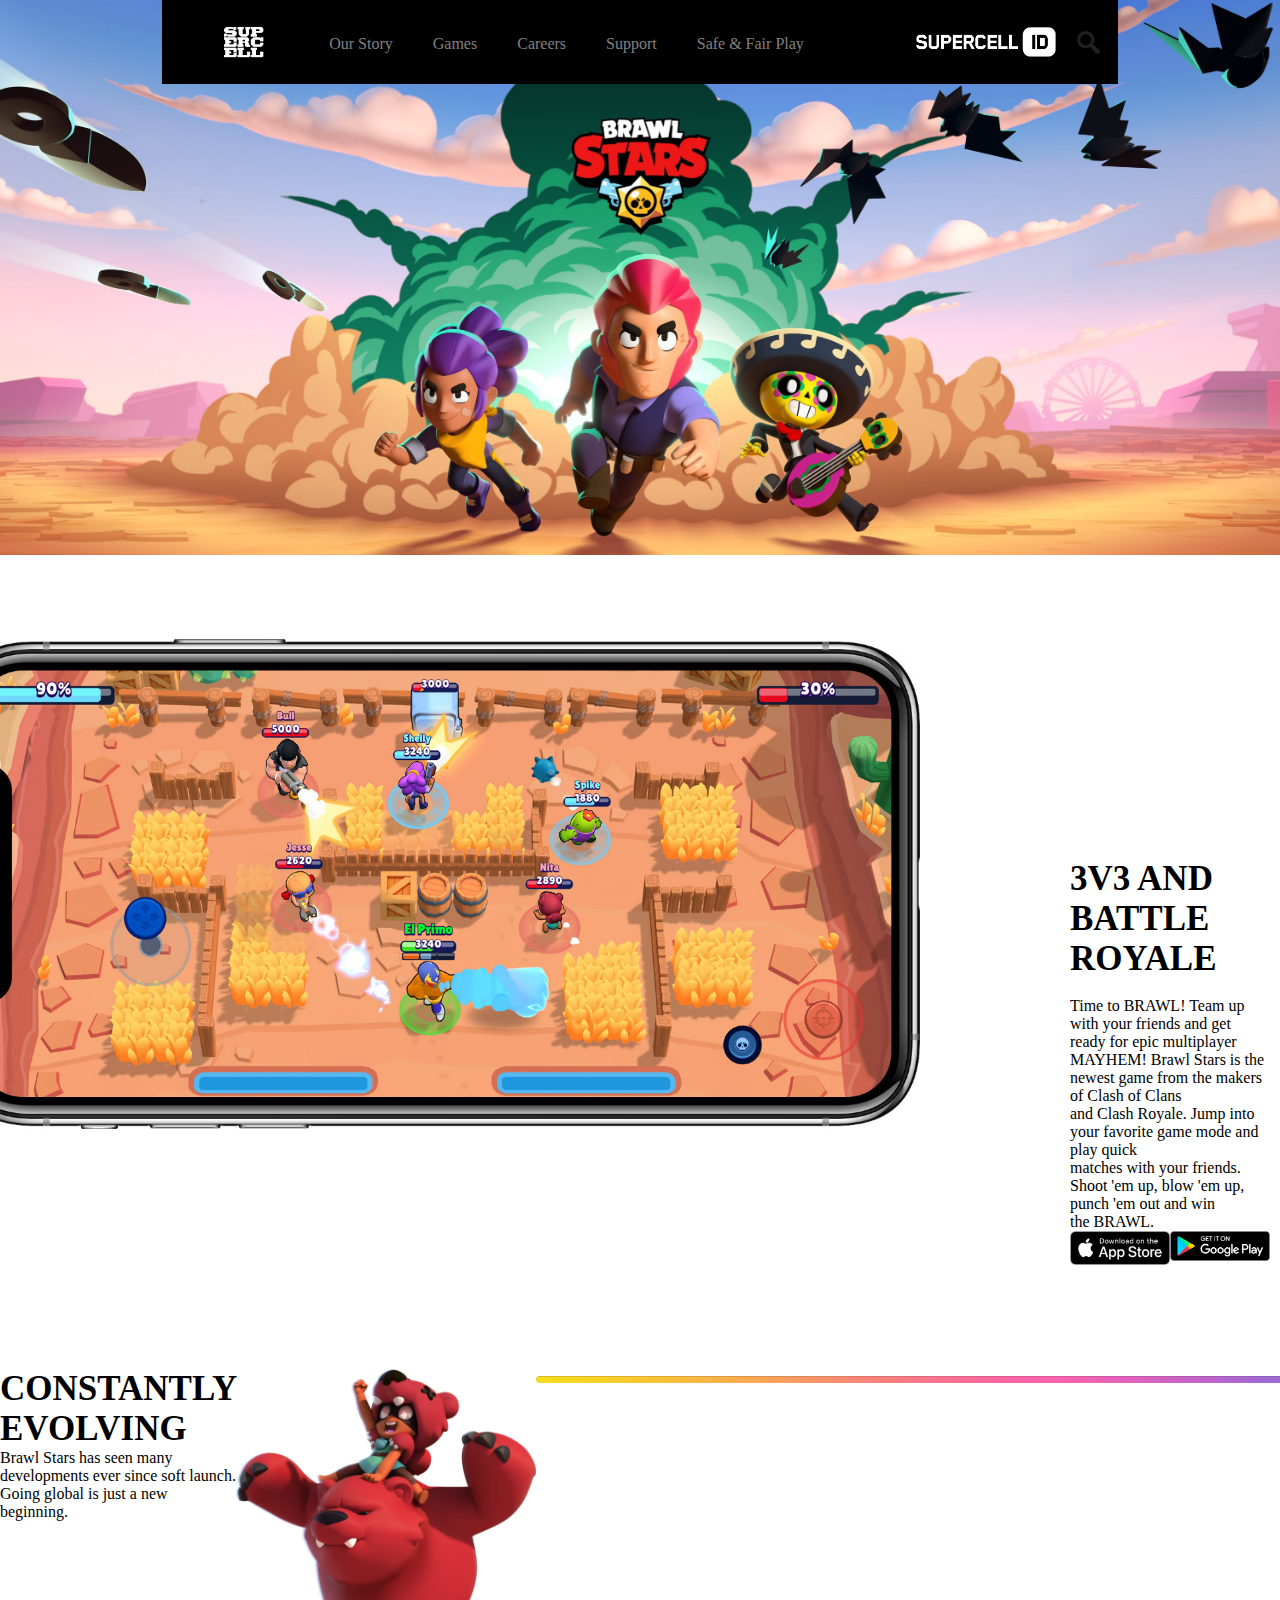
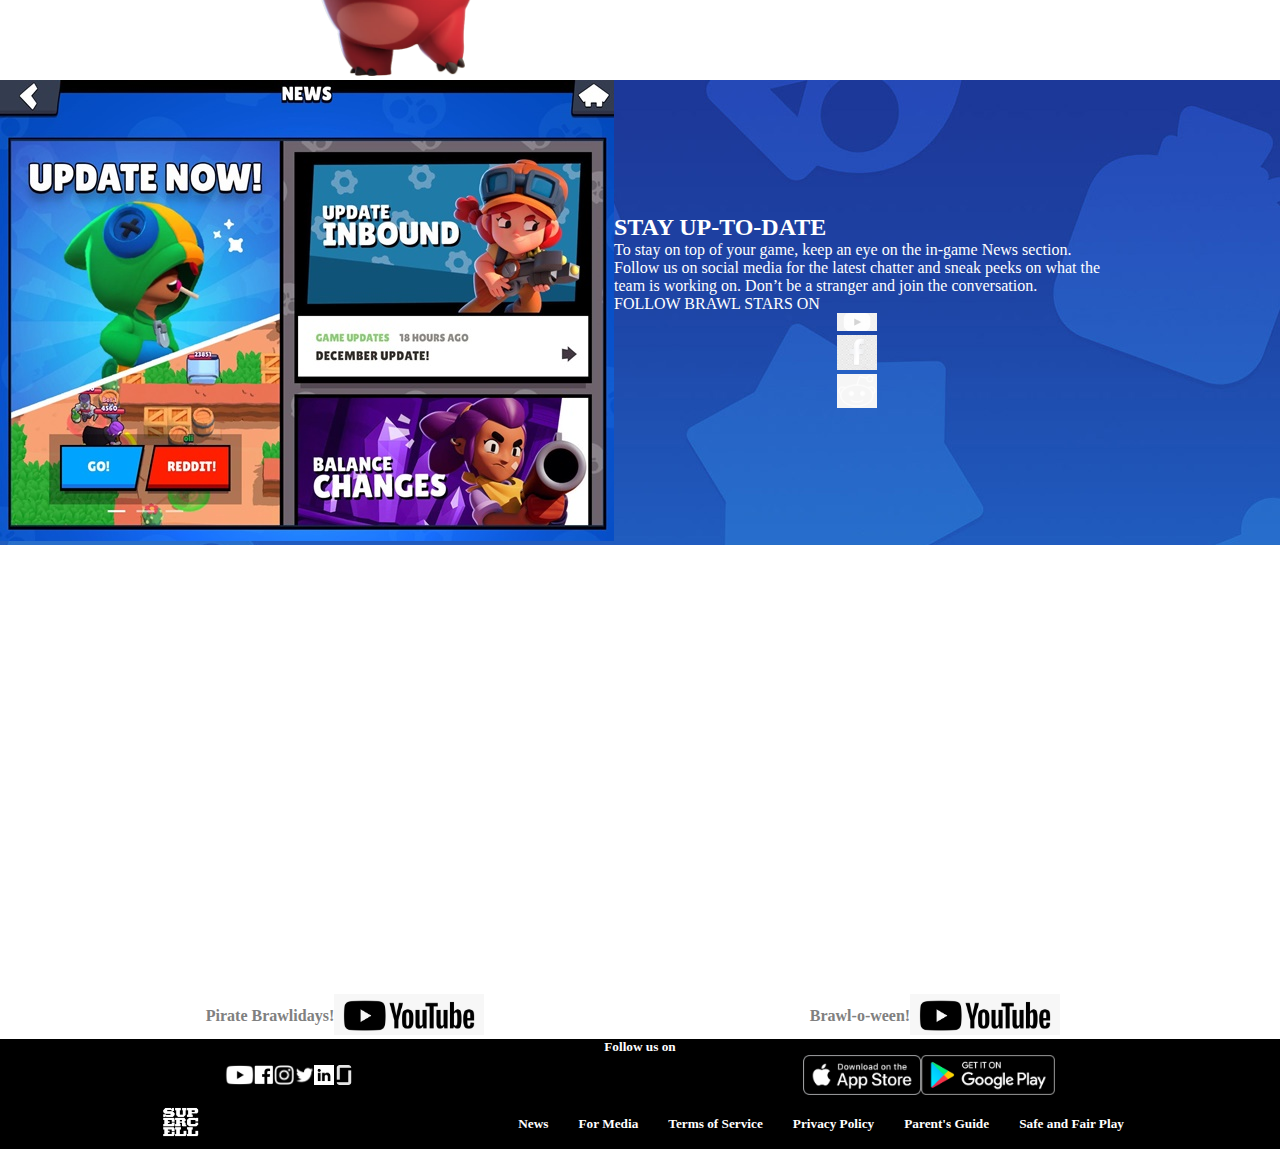
<file: index.html>
<!DOCTYPE html>
<html lang="en">

<head>
    <meta charset="UTF-8">
    <meta name="viewport" content="width=device-width, initial-scale=1.0">
    <title>Kaito's Brawl Stars × Supercell</title>
    <link rel="stylesheet" href="style.css">
</head>

<body>
    <header>
        <nav>
            <ul>
                <div class="1">
                    <li><a href="../index.html"><img src="./download.png" alt="supercell" class="logosupercell"></a>
                    </li>
                    <li><a href="./Our_Story/index.html">Our Story</a></li>
                    <li><a href="./Games/index.html">Games</a></li>
                    <li><a href="./Careers/index.html">Careers</a></li>
                    <li><a href="./Support/index.html">Support</a></li>
                    <li><a href="./Safe_and_Fair_Play_×_Supercell/index.html">Safe & Fair Play</a></li>
                </div>
                <div class="2">
                    <li><a href="../Supercell_ID_×_Supercell/index.html"><img src="./logo_supercell_id.png" alt="supercellid" class="supercellid"></a>
                    </li>
                    <li><img src="./recherche.png" alt="recherche" class="recherche"></li>
                </div>
            </ul>
        </nav>
    </header>
    <main>
        <section class="sectionOne">
            <figure>
                <img src="./hero_bg_brawlstars_kaito.jpg" alt="hero_bg_brawlstars">
            </figure>
        </section>
        <section class="sectionTwo">
            <div class="image">
                <figure>
                    <img src="./bg_intro_brawlstars.jpg" alt="bg_intro_brawlstars">
                </figure>
            </div>
                <div class="tout">
                    <div class="Two">
                        <h2>3V3 AND BATTLE ROYALE</h2>
                        <br>
                        <p>Time to BRAWL! Team up with your friends and get ready for epic multiplayer <br>
                            MAYHEM! Brawl Stars is the newest game from the makers of Clash of Clans <br>
                            and Clash Royale. Jump into your favorite game mode and play quick <br>
                            matches with your friends. Shoot 'em up, blow 'em up, punch 'em out and win <br>
                            the BRAWL.</p>
                        <div class="appstore_googleplay">
                            <div>
                                <figure>
                                    <img src="./footer_appstore.png" alt="footer_appstore">
                                </figure>
                            </div>
                            <div>
                                <figure>
                                    <img src="./footer_googleplay.png" alt="footer_googleplay">
                                </figure>
                            </div>
                        </div>
                    </div>
                </div>
        </section>
        <section class="sectionThree">
             <div>
                <h2>CONSTANTLY EVOLVING</h2>
                <p>Brawl Stars has seen many developments ever since soft launch. <br>
                    Going global is just a new beginning.
                </p>
            </div>
            <div class="one">
                <figure>
                    <img src="./nita.webp" alt="nita">
                </figure>
            </div>
            <div class="two">
                <figure>
                    <img src="bg_games_timeline_bar.png" alt="bg_games_timeline_bar">
                </figure>
            </div>
        </section>
        <section class="sectionFour">
            <div>
            <figure>
                    <img src="./Brawl-Stars.jpg" alt="Brawl-Stars">
                </figure>
            </div>
            <div class="text_align_item_center">
                <div>
                    <h2>STAY UP-TO-DATE</h2>
                    <p>To stay on top of your game, keep an eye on the in-game News section. <br>
                        Follow us on social media for the latest chatter and sneak peeks on what the <br>
                        team is working on. Don’t be a stranger and join the conversation.</p>
                        <p>FOLLOW BRAWL STARS ON</p>
                </div>
                <div class="white">
                    <figure>
                        <img src="youtube_white.png" alt="youtube_white">
                    </figure>
                    <figure>
                        <img src="facebook_white.jpeg" alt="youtube_white">
                    </figure>
                    <figure>
                        <img src="reddit_white.png" alt="reddit_white">
                    </figure>
                </div>
            </div>
        </section>
        <section class="sectionFive">
            <div>
                <iframe width="560" height="315" src="https://www.youtube.com/embed/UOwCT2fyCL8" frameborder="0"
                    allow="accelerometer; autoplay; encrypted-media; gyroscope; picture-in-picture" allowfullscreen>
                </iframe>
                <div>
                    <h4>Pirate Brawlidays!</h4>
                    <figure>
                        <img src="./youtube.png" alt="youtube">
                    </figure>
                </div>
            </div>
            <div>
                <iframe width="560" height="315" src="https://www.youtube.com/embed/fWuzPKIpH0s" frameborder="0"
                    allow="accelerometer; autoplay; encrypted-media; gyroscope; picture-in-picture" allowfullscreen>
                </iframe>
                <div>
                    <h4>Brawl-o-ween!</h4>
                    <figure>
                        <img src="./youtube.png" alt="youtube">
                    </figure>
                </div>  
            </div>
        </section>
        <section class="sectionSix">
            <div>
                <h5>Follow us on</h5>
            </div>
            <div>
                <div class="social_media">
                    <figure>
                        <img src="./youtube_blank.png" alt="youtube">
                    </figure>
                    <figure>
                        <img src="./facebook_black.png" alt="facebook">
                    </figure>
                    <figure>
                        <img src="./instagram_white.png" alt="instagram">
                    </figure>
                    <figure>
                        <img src="./twitter_white.png" alt="twitter">
                    </figure>
                    <figure>
                        <img src="./linkedin_black.png" alt="linkedin">
                    </figure>
                    <figure>
                        <img src="./glassdoor_white.png" alt="glassdoor">
                    </figure>
                </div>
                <div class="app_store">
                    <figure>
                        <img src="./footer_appstore.png" alt="footer_appstore">
                    </figure>
                    <figure>
                        <img src="./footer_googleplay.png" alt="footer_googleplay">
                    </figure>
                </div>
            </div>
            <div class="partie_2">
                <div>
                    <figure>
                        <img src="./download.png" alt="supercell" class="logosupercell"></li>
                    </figure>
                </div>
                <div>
                    <h5>News</h5>
                    <h5>For Media</h5>
                    <h5>Terms of Service </h5>
                    <h5>Privacy Policy</h5>
                    <h5>Parent's Guide</h5>
                    <h5>Safe and Fair Play</h5>                    
                </div>
            </div>
        </section>
    </main>
</body>

</html>
</file>
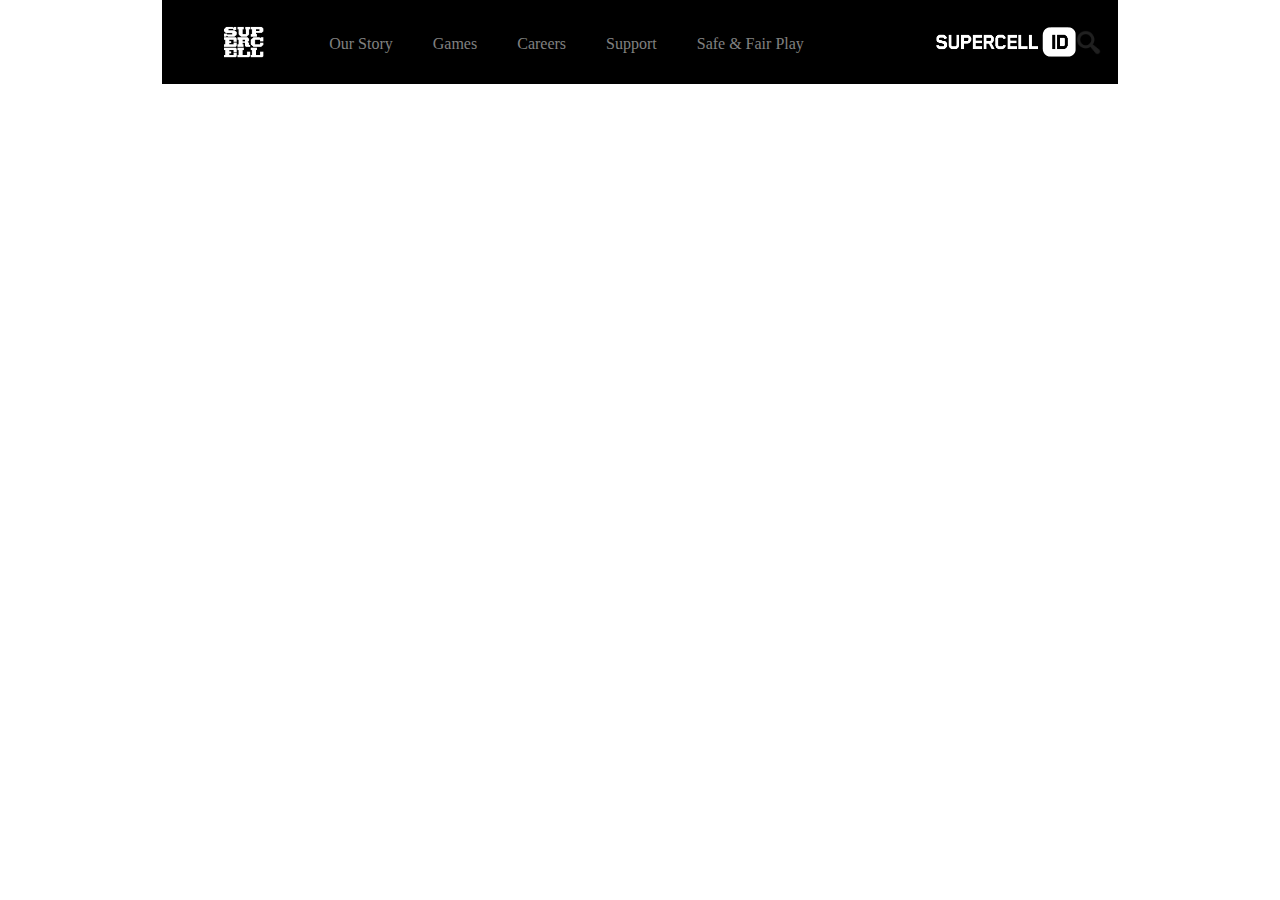
<file: Games/index.html>
<!DOCTYPE html>
<html lang="en">
<head>
    <meta charset="UTF-8">
    <meta name="viewport" content="width=device-width, initial-scale=1.0">
    <title>Games</title>
    <link rel="stylesheet" href="style.css">
</head>
<body>
    <header>
        <nav>
            <ul>
                <div class="1">
                    <li><a href="../index.html"><img src="./download.png" alt="supercell" class="logosupercell"></a>
                    </li>
                    <li><a href="../Our_Story/index.html">Our Story</a></li>
                    <li><a href="../Games/index.html">Games</a></li>
                    <li><a href="../Careers/index.html">Careers</a></li>
                    <li><a href="../Support/index.html">Support</a></li>
                    <li><a href="../Safe_and_Fair_Play_×_Supercell/index.html">Safe & Fair Play</a></li>
                </div>
                <div class="2">
                    <li><img src="./logo_supercell_id.png" alt="supercellid" class="supercellid"></li>
                    <li><img src="./recherche.png" alt="recherche" class="recherche"></li>
                </div>
            </ul>
        </nav>
    </header>
    <main>
        <section class="sectionOne">
            
        </section>
    </main>
</body>
</html>
</file>
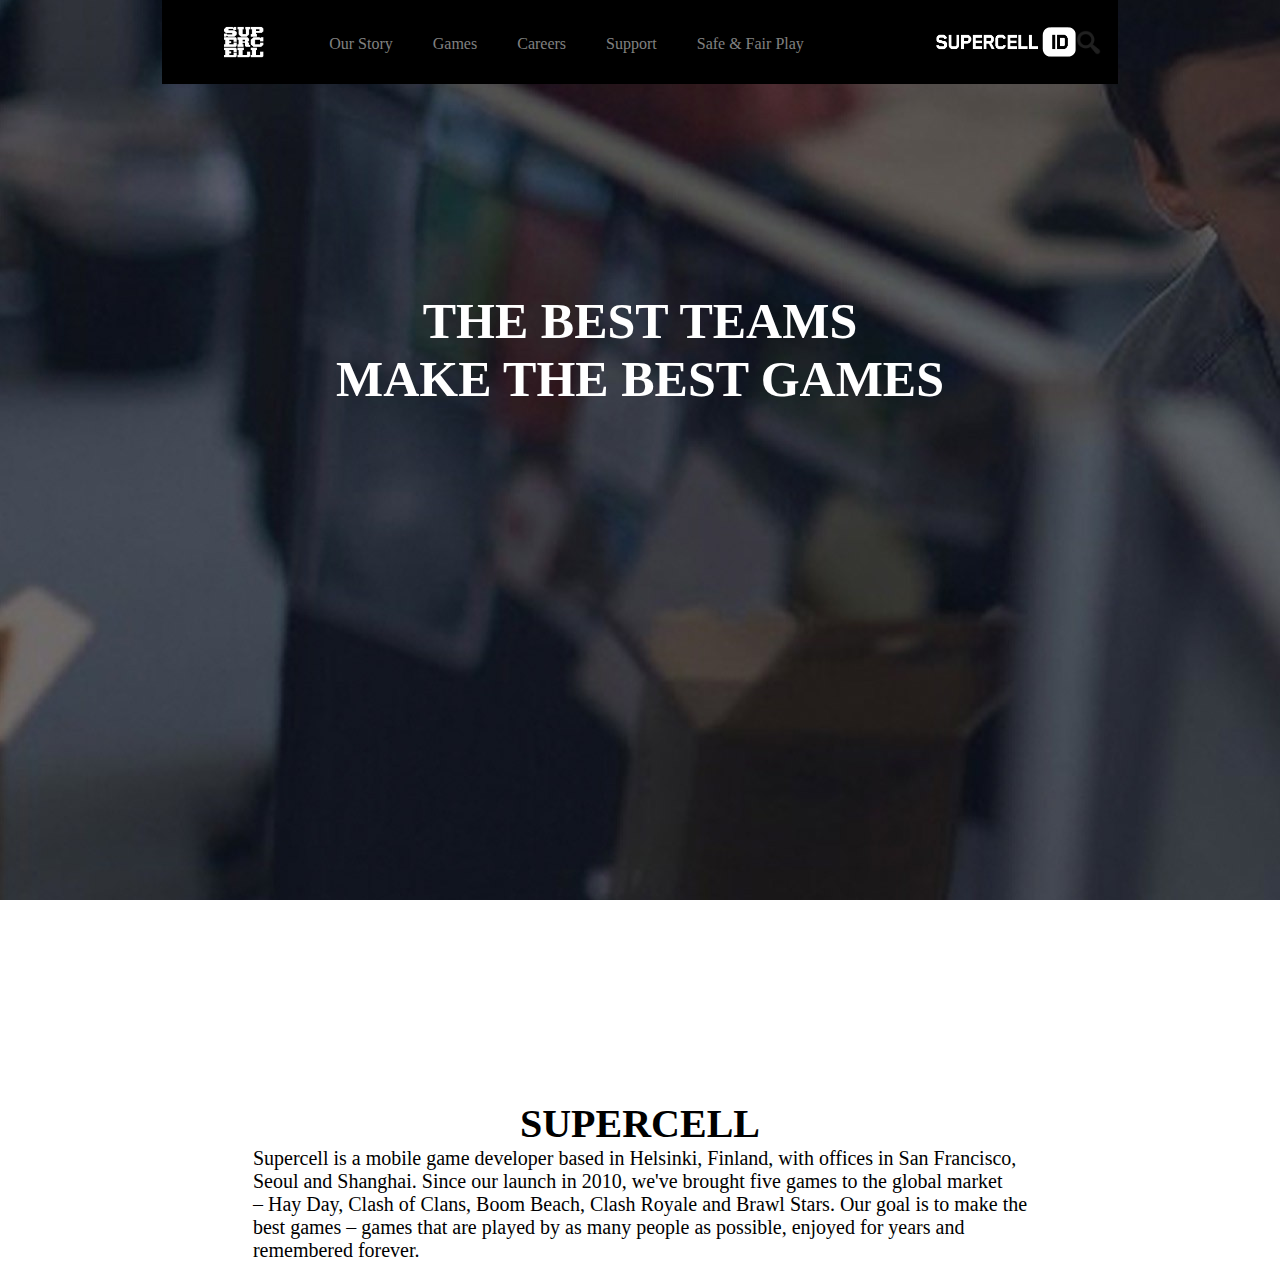
<file: Our_Story/index.html>
<!DOCTYPE html>
<html lang="en">

<head>
    <meta charset="UTF-8">
    <meta name="viewport" content="width=device-width, initial-scale=1.0">
    <title>Our story × Supercell</title>
    <link rel="stylesheet" href="style.css">
</head>

<body>
    <header>
        <nav>
            <ul>
                <div class="1">
                    <li><a href="../index.html"><img src="./download.png" alt="supercell" class="logosupercell"></a>
                    </li>
                    <li><a href="../Our_Story/index.html">Our Story</a></li>
                    <li><a href="../Games/index.html">Games</a></li>
                    <li><a href="../Careers/index.html">Careers</a></li>
                    <li><a href="../Support/index.html">Support</a></li>
                    <li><a href="../Safe_and_Fair_Play_×_Supercell/index.html">Safe & Fair Play</a></li>
                </div>
                <div class="2">
                    <li><img src="./logo_supercell_id.png" alt="supercellid" class="supercellid"></li>
                    <li><img src="./recherche.png" alt="recherche" class="recherche"></li>
                </div>
            </ul>
        </nav>
    </header>
    <main>
        <section class="sectionOne">
            <h2>THE BEST TEAMS<br>MAKE THE BEST GAMES</h2>
        </section>
        <section class="sectionTwo">
            <h2>SUPERCELL</h2>
            <p>Supercell is a mobile game developer based in Helsinki, Finland, with offices in San Francisco,<br>
                Seoul and Shanghai. Since our launch in 2010, we've brought five games to the global market <br>
                – Hay Day, Clash of Clans, Boom Beach, Clash Royale and Brawl Stars. Our goal is to make the <br>
                best games – games that are played by as many people as possible, enjoyed for years and <br>
                remembered forever.</p>
        </section>

    </main>
</body>

</html>
</file>
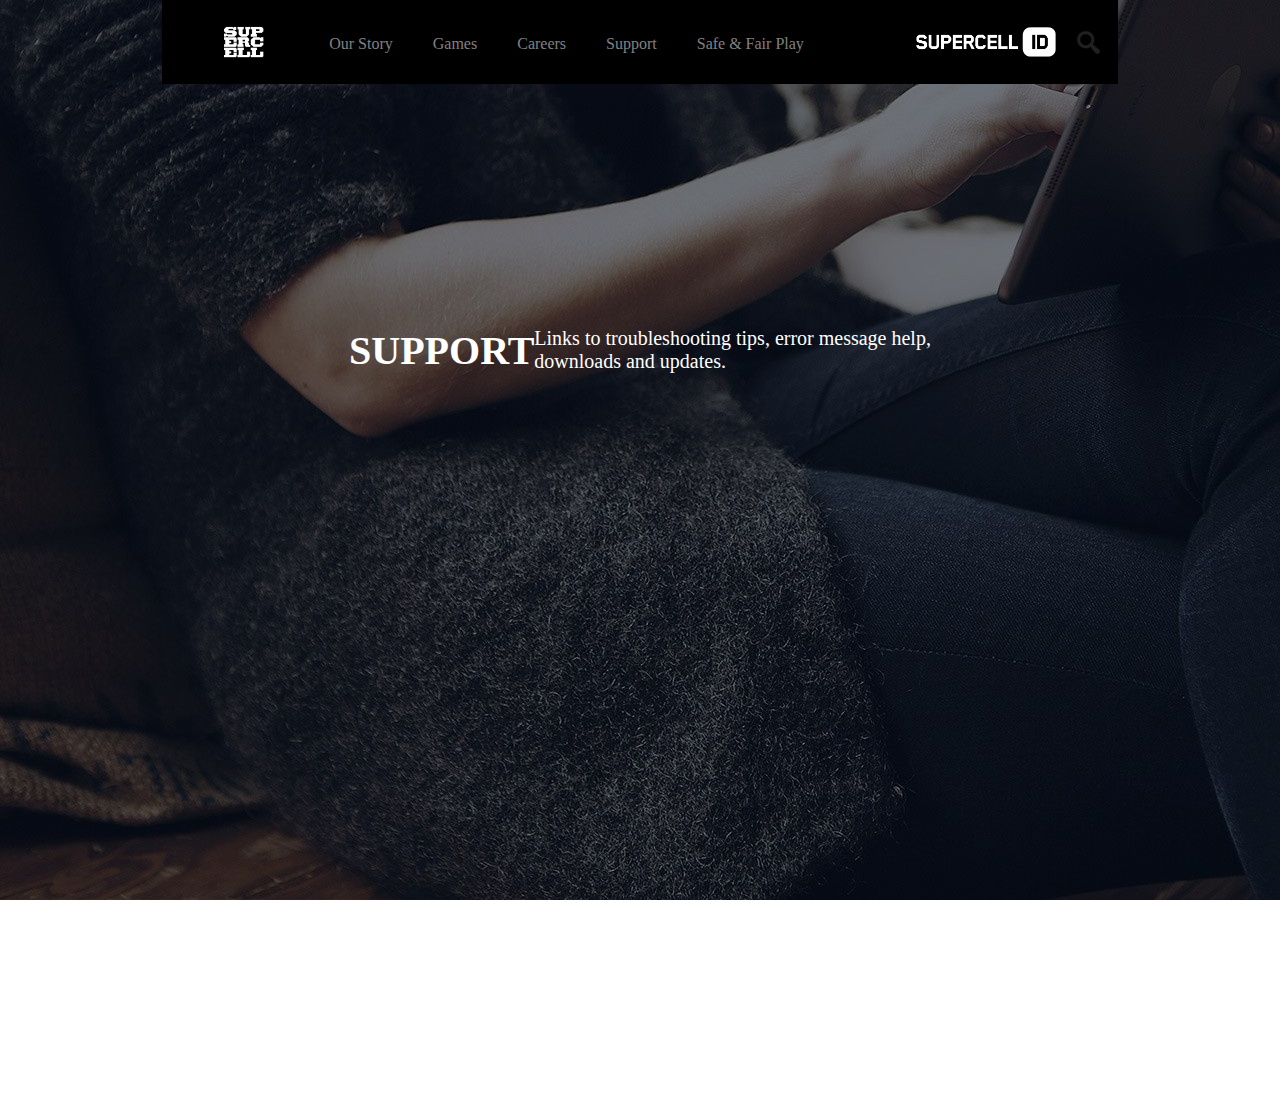
<file: Support/index.html>
<!DOCTYPE html>
<html lang="en">
<head>
    <meta charset="UTF-8">
    <meta name="viewport" content="width=device-width, initial-scale=1.0">
    <title>Support</title>
    <link rel="stylesheet" href="style.css">
</head>
<body>
    <header>
        <nav>
            <ul>
                <div class="1">
                    <li><a href="../index.html"><img src="./download.png" alt="supercell" class="logosupercell"></a>
                    </li>
                    <li><a href="../Our_Story/index.html">Our Story</a></li>
                    <li><a href="../Games/index.html">Games</a></li>
                    <li><a href="../Careers/index.html">Careers</a></li>
                    <li><a href="../Support/index.html">Support</a></li>
                    <li><a href="../Safe_and_Fair_Play_×_Supercell/index.html">Safe & Fair Play</a></li>
                </div>
                <div class="2">
                    <li><a href="../Supercell_ID_×_Supercell/index.html"><img src="./logo_supercell_id.png" alt="supercellid" class="supercellid"></a>
                    </li>
                    <li><img src="./recherche.png" alt="recherche" class="recherche"></li>
                </div>
            </ul>
        </nav>
    </header>
    <main>
        <section class="sectionOne">
            <div class="h2">
                <h2>SUPPORT</h2>
            </div>
            <div class="p">
                <p>Links to troubleshooting tips, error message help, <br>
                downloads and updates.</p>
            </div>
        </section>
        <section class="sectionTwo">
        </section>
    </main>    
</body>
</html>
</file>
<file: style.css>
*{
    padding: 0px;
    margin: 0px;
}

header{
    display: flex;
    justify-content: center;
    width: 80%;
    position:fixed;
    z-index: 99;
    left: 50%;
    margin-left: -40%; 
}
header nav{
    padding: 17px;
    background-color: black;
    width: 90%;
    height: 50px;
}
header nav ul{
    display: flex;
}
header nav ul div{
    display: flex;
}
header nav div ul img{
    width: 100%;
}
header nav ul img.logosupercell{
    width: 90px;
}
header nav ul div li{
    list-style: none;
    margin: auto;
}
header nav ul div li a:hover{
    color: white;
}
header nav ul li a{
    color: gray;
    margin: 20px;
    text-decoration: none;
}
header nav ul{
    display: flex;
    justify-content: space-between;
}

header nav ul div li img.supercellid{
    width: 140px;
}
header nav ul div li img.logosupercell{
    height: 50px;
}
header nav ul div li img.recherche{
    width: 25px;
}
.sectionOne figure img{
    width: 100%;
    height: 100%;
}
.sectionTwo{
    display: flex;
}
.sectionTwo div.tout{
    padding: 100px;    
} 
.sectionTwo div.Two{
    margin-top: 200px;
}
.sectionTwo div.Two h2{
    font-size: 35px;
}
.sectionTwo div.image figure img{
    width: 970px;
    height: 490px;
    position: relative;
    margin-top: 80px;
    left: -50px;
}
.sectionTwo div.appstore_googleplay{
    display: flex;
    justify-content: start;
}
.sectionTwo div.appstore_googleplay figure img{
    width: 100px;
}
.sectionThree{
    display: flex;
}
.sectionThree h2{
    font-size: 35px;
}
.sectionThree div.one figure img{
    width: 300px;
}
.sectionThree div.two figure img{
    width: 1000px;
}
.sectionFour{
    background-image: url(bg_gamesocial_brawlstars.jpg);
    color: white;
    display: flex;
    margin-bottom: 100px;
}
.sectionFour div.white figure img{
    width: 40px;
}
.text_align_item_center{
    display: flex;
    align-items: center;
    flex-direction: column;
    justify-content: center;
}
.sectionFive{
    display: flex;
    justify-content: center;
}
.sectionFive div div{
    display: flex;
    justify-content: center;
    align-items: center;
}
.sectionFive div iframe{
    margin: 15px;
}
.sectionFive div h4{
    color: gray;
}
.sectionFive div figure img{
    width: 150px;
    list-style: none;
    background-color: white;
}
.sectionSix{
    background-color: black;
}
.sectionSix h5{
    color: white;
}
.sectionSix div{
    display: flex;
    justify-content: space-around;
    align-items: center;
}
.sectionSix div.social_media{
    display: flex;
    justify-content: flex-start;
}
.sectionSix div.social_media figure img{
    height: 20px;
}
.app_store{
    display: flex;
    justify-content: flex-end;
}
.app_store figure img{
    height: 40px;
}
.partie_2 figure img{
    width: 80px;
}
.partie_2 div h5{
    padding: 15px;
    display: flex;
    justify-self: start;
}
</file>
<file: Games/style.css>
*{
    padding: 0px;
    margin: 0px;
}

header{
    display: flex;
    justify-content: center;
    width: 80%;
    position:fixed;
    z-index: 99;
    left: 50%;
    margin-left: -40%; 
}
header nav{
    padding: 17px;
    background-color: black;
    width: 90%;
    height: 50px;
}
header nav ul{
    display: flex;
}
header nav ul div{
    display: flex;
}
header nav div ul img{
    width: 100%;
}
header nav ul img.logosupercell{
    width: 90px;
}
header nav ul div li{
    list-style: none;
    margin: auto;
}
header nav ul div li a:hover{
    color: white;
}
header nav ul li a{
    color: gray;
    margin: 20px;
    text-decoration: none;
}
header nav ul{
    display: flex;
    justify-content: space-between;
}
header nav ul div li img.supercellid{
    width: 140px;
}
header nav ul div li img.logosupercell{
    height: 50px;
}
header nav ul div li img.recherche{
    width: 25px;
}
.sectionOne:host(caca){
    
}
</file>
<file: Our_Story/style.css>
*{
    padding: 0px;
    margin: 0px;
}

header{
    display: flex;
    justify-content: center;
    width: 80%;
    position:fixed;
    z-index: 99;
    left: 50%;
    margin-left: -40%; 
}
header nav{
    padding: 17px;
    background-color: black;
    width: 90%;
    height: 50px;
}
header nav ul{
    display: flex;
}
header nav ul div{
    display: flex;
}
header nav div ul img{
    width: 100%;
}
header nav ul img.logosupercell{
    width: 90px;
}
header nav ul div li{
    list-style: none;
    margin: auto;
}
header nav ul div li a:hover{
    color: white;
}
header nav ul li a{
    color: gray;
    margin: 20px;
    text-decoration: none;
}
header nav ul{
    display: flex;
    justify-content: space-between;
}
header nav ul div li img.supercellid{
    width: 140px;
}
header nav ul div li img.logosupercell{
    height: 50px;
}
header nav ul div li img.recherche{
    width: 25px;
}
.sectionOne figure img{
    width: 100%;
    height: 100%;
}
.sectionOne{
    position: relative;
    top: -200px;
    background-image: url(./image1.jpg);
    height: 1100px;
    display: flex;
    align-items: center;
    justify-content: center;
}
.sectionOne h2{
    color: white;
    font-size: 50px;
    text-align: center;
}
.sectionTwo h2{
    display: flex;
    align-items: center;
    justify-content: center;
    font-size: 40px;
}
.sectionTwo p{
    display: flex;
    align-items: center;
    justify-content: center;
    font-size: 20px;
}
</file>
<file: Support/style.css>
*{
    padding: 0px;
    margin: 0px;
}

header{
    display: flex;
    justify-content: center;
    width: 80%;
    position:fixed;
    z-index: 99;
    left: 50%;
    margin-left: -40%; 
}
header nav{
    padding: 17px;
    background-color: black;
    width: 90%;
    height: 50px;
}
header nav ul{
    display: flex;
}
header nav ul div{
    display: flex;
}
header nav div ul img{
    width: 100%;
}
header nav ul img.logosupercell{
    width: 90px;
}
header nav ul div li{
    list-style: none;
    margin: auto;
}
header nav ul div li a:hover{
    color: white;
}
header nav ul li a{
    color: gray;
    margin: 20px;
    text-decoration: none;
}
header nav ul{
    display: flex;
    justify-content: space-between;
}
header nav ul div li img.supercellid{
    width: 140px;
}
header nav ul div li img.logosupercell{
    height: 50px;
}
header nav ul div li img.recherche{
    width: 25px;
}
.sectionOne{
    position: relative;
    top: -200px;
    background-image: url(./hero_support_2210.jpg);
    height: 1100px;
    display: flex;
    align-items: center;
    justify-content: center;
}
.sectionOne div.h2 h2{
    color: white;
    font-size: 50px;
    text-align: center;
    display: flex;
    align-items: center;
    justify-content: center;
    font-size: 40px;
}
.sectionOne div.p p{
    display: flex;
    align-items: center;
    justify-content: center;
    font-size: 20px;
    color: white;
}
</file>
